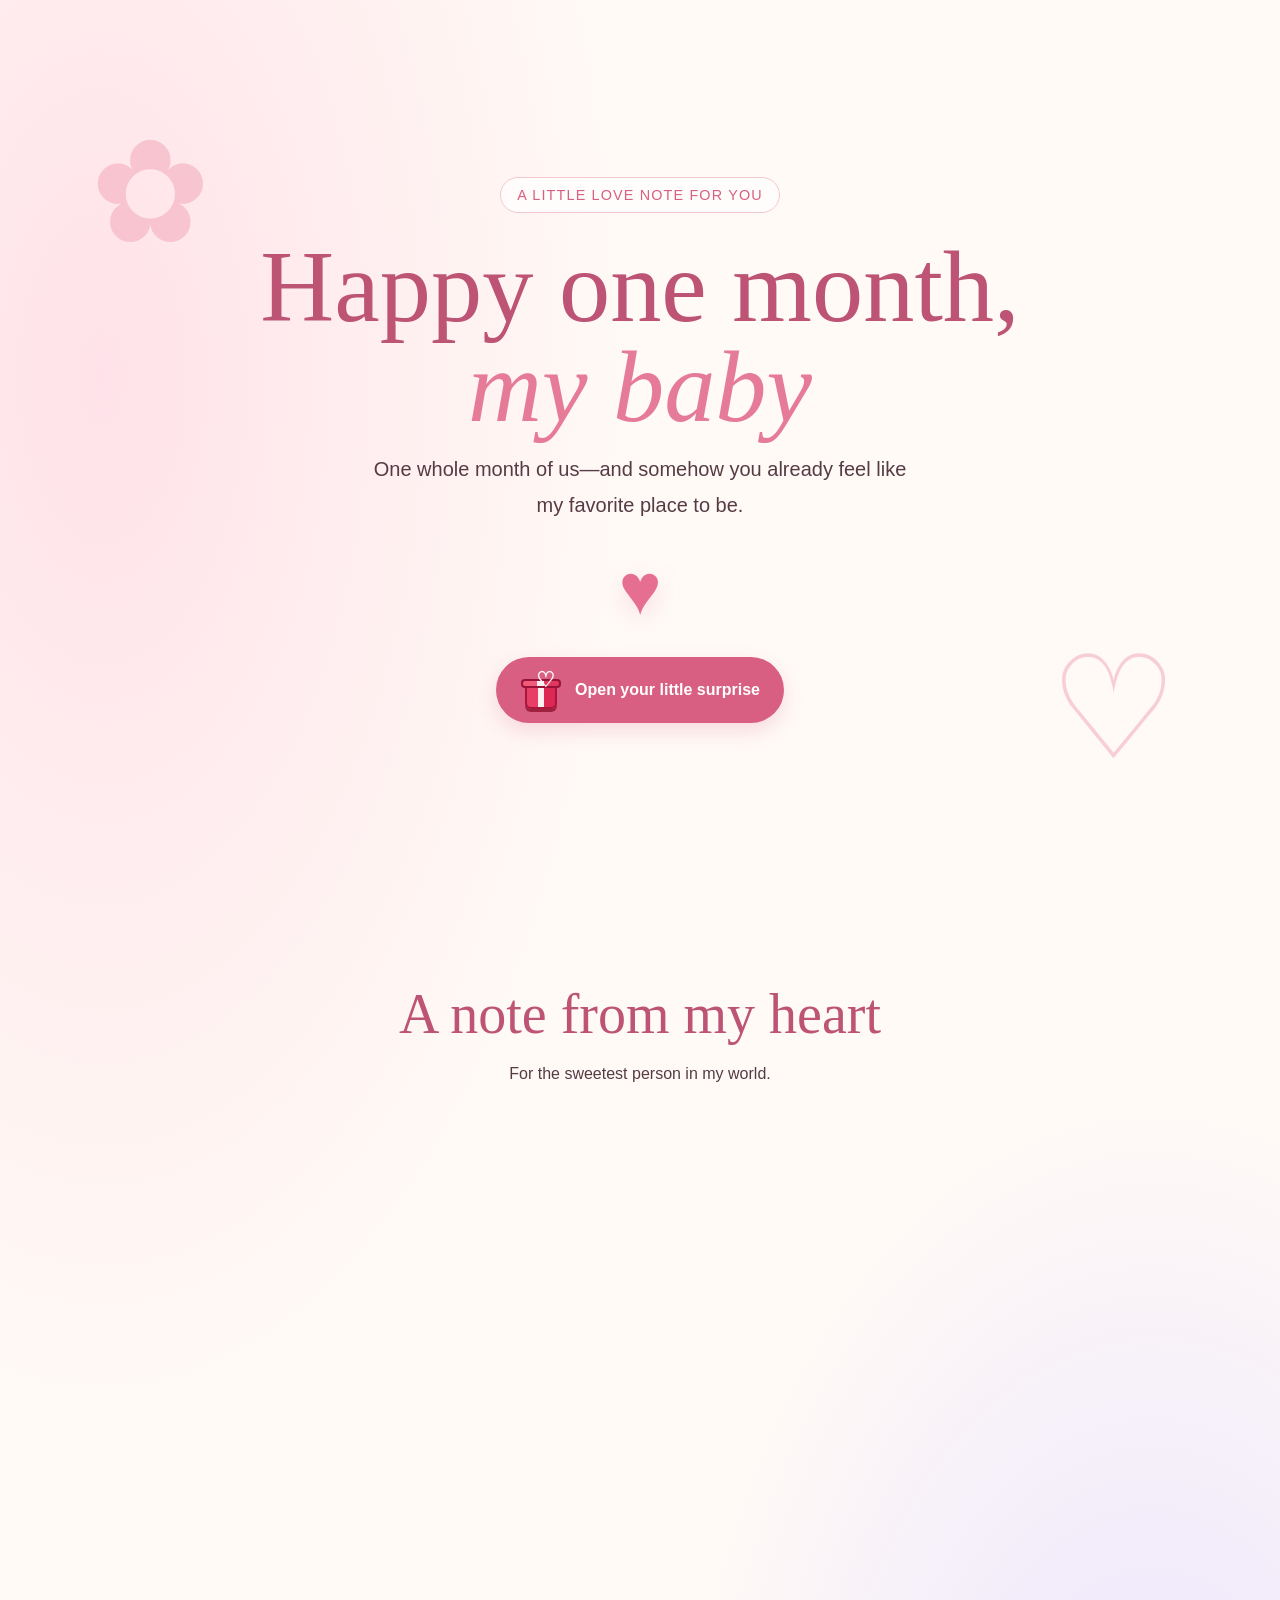
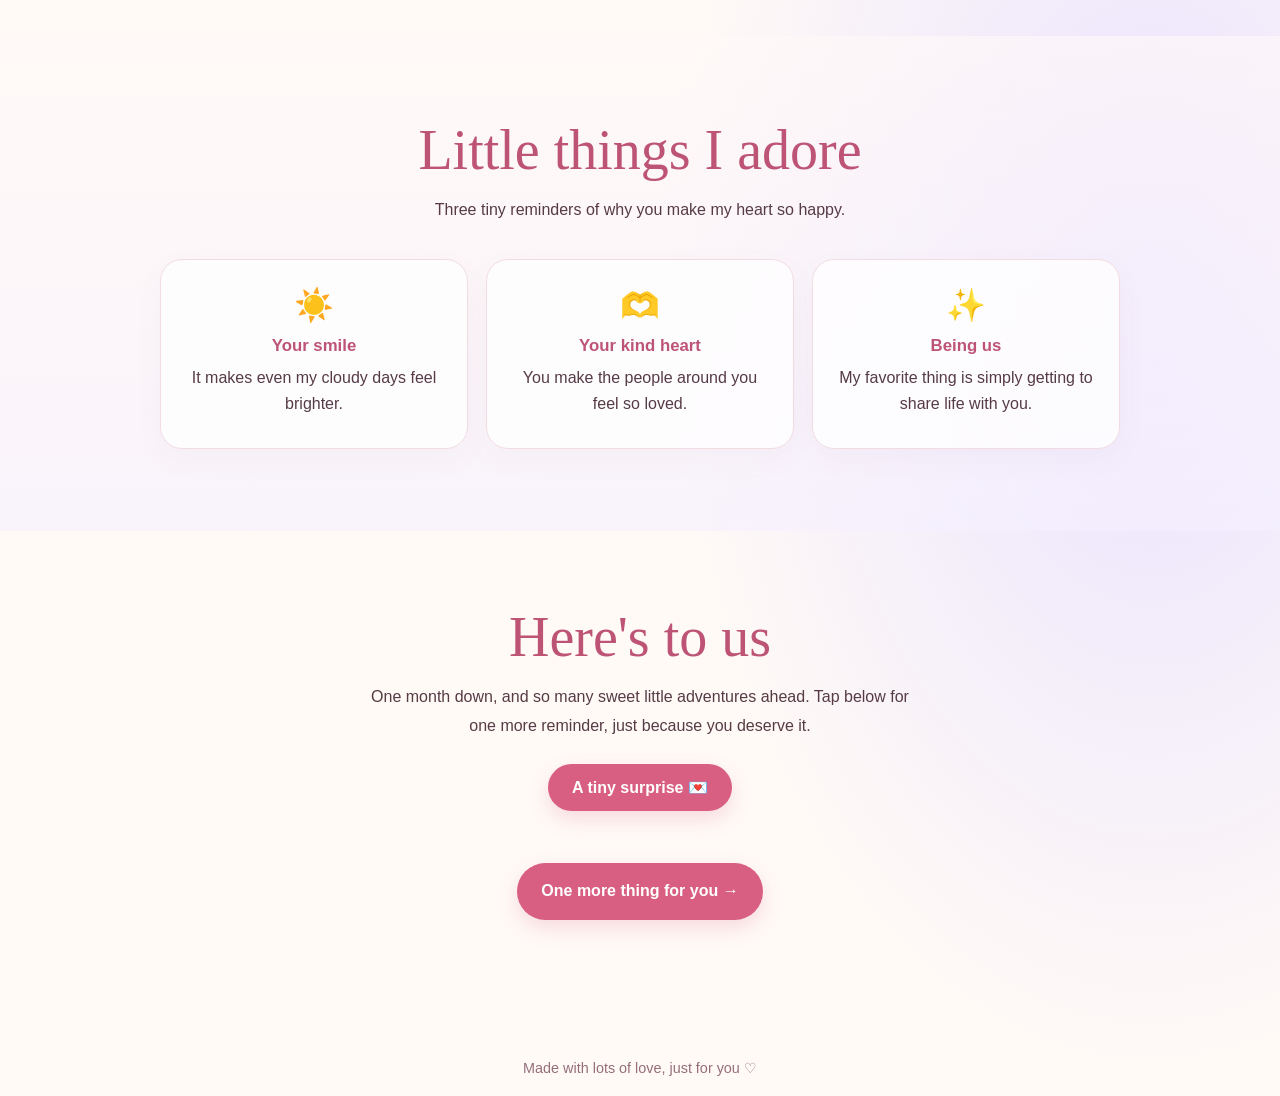
<file: index.html>
<!DOCTYPE html>
<html lang="en">
<head>
  <meta charset="UTF-8" />
  <meta name="viewport" content="width=device-width, initial-scale=1.0" />
  <meta name="theme-color" content="#fff4f4" />
  <title>Our First Month 💌</title>
  <link rel="stylesheet" href="style.css" />
  <script src="script.js" defer></script>
</head>
<body>
  <main>
    <header class="hero">
      <div class="hero-content">
        <span class="eyebrow">A little love note for you</span>
        <h1>Happy one month,<span>my baby</span></h1>
        <p class="intro">One whole month of us—and somehow you already feel like my favorite place to be.</p>
        <button class="hero-heart" type="button" aria-label="Send a heart" onclick="sendHearts()">♥</button>
        <button class="button surprise-button" type="button" onclick="openLoveSurprise(this)" aria-expanded="false" aria-controls="love-note">
          <span class="gift-box" aria-hidden="true">
            <span class="gift-lid"></span>
            <span class="gift-base"><span class="gift-ribbon"></span></span>
            <span class="gift-bow">♡</span>
          </span>
          <span class="surprise-label">Open your little surprise</span>
        </button>
      </div>
    </header>

    <section id="letter">
      <div class="section-inner">
        <h2 class="section-title">A note from my heart</h2>
        <p class="section-subtitle">For the sweetest person in my world.</p>
        <div class="letter-wrap">
          <article class="letter is-sealed" id="love-note" aria-hidden="true" inert>
            <p>My love,</p>
            <p>Happy one month to us! It may be just the beginning, but this month has already given me so many little moments to smile about. Thank you for being you—for your sweetness, your laughter, and the way you make life feel softer and brighter.</p>
            <p>I hope we keep making memories, cheering each other on, and finding new reasons to choose one another. I feel so lucky that this is our story, and I can't wait for all the chapters still ahead.</p>
            <p class="signoff">All my love, always ♡</p>
          </article>
        </div>
      </div>
    </section>

    <section class="reasons">
      <div class="section-inner">
        <h2 class="section-title">Little things I adore</h2>
        <p class="section-subtitle">Three tiny reminders of why you make my heart so happy.</p>
        <div class="cards">
          <article class="card"><span class="icon">☀️</span><h3>Your smile</h3><p>It makes even my cloudy days feel brighter.</p></article>
          <article class="card"><span class="icon">🫶</span><h3>Your kind heart</h3><p>You make the people around you feel so loved.</p></article>
          <article class="card"><span class="icon">✨</span><h3>Being us</h3><p>My favorite thing is simply getting to share life with you.</p></article>
        </div>
      </div>
    </section>

    <section class="ending">
      <div class="section-inner">
        <h2 class="section-title">Here's to us</h2>
        <p>One month down, and so many sweet little adventures ahead. Tap below for one more reminder, just because you deserve it.</p>
        <button class="button" type="button" onclick="showSurprise()">A tiny surprise 💌</button>
        <p class="surprise" id="surprise" aria-live="polite"></p>
        <p><a class="button" href="page2.html">One more thing for you →</a></p>
      </div>
    </section>
  </main>

  <footer>Made with lots of love, just for you ♡</footer>

</body>
</html>
</file>
<file: style.css>
:root {
  --pink: #f28ca7;
  --deep-pink: #d95f82;
  --ink: #563b46;
  --cream: #fffaf6;
  --lavender: #f2edff;
}

* { box-sizing: border-box; }
html { scroll-behavior: smooth; }
body {
  margin: 0;
  color: var(--ink);
  font-family: "Trebuchet MS", "Segoe UI", sans-serif;
  background:
    radial-gradient(ellipse at 8% 14%, #ffe2e9 0, transparent 32%),
    radial-gradient(ellipse at 90% 70%, #e9e2ff 0, transparent 30%),
    var(--cream);
  overflow-x: hidden;
}

.hero {
  min-height: 100svh;
  display: grid;
  place-items: center;
  padding: 48px 20px;
  text-align: center;
  position: relative;
  isolation: isolate;
}

.hero::before, .hero::after {
  content: "✿";
  position: absolute;
  color: #ef9bb0;
  opacity: .45;
  font-size: clamp(4rem, 12vw, 9rem);
  z-index: -1;
  animation: sway 5s ease-in-out infinite;
}
.hero::before { left: 7%; top: 12%; }
.hero::after { content: "♡"; right: 8%; bottom: 12%; animation-delay: -2s; }

.hero-content { max-width: 760px; }
.eyebrow {
  display: inline-block;
  padding: 9px 16px;
  border: 1px solid #f4c7d2;
  border-radius: 999px;
  background: #ffffffb8;
  color: var(--deep-pink);
  font-size: .9rem;
  letter-spacing: .08em;
  text-transform: uppercase;
}
h1 {
  margin: 24px 0 14px;
  color: #bd5476;
  font-family: Georgia, "Times New Roman", serif;
  font-size: clamp(3rem, 9vw, 6.4rem);
  font-weight: 500;
  line-height: .98;
}
h1 span { display: block; color: #e67b98; font-style: italic; }
.intro { max-width: 550px; margin: 0 auto; font-size: clamp(1.05rem, 2.5vw, 1.25rem); line-height: 1.8; }
.hero-heart {
  display: block;
  margin: 24px auto 26px;
  border: 0;
  background: transparent;
  color: #e66f91;
  font-size: 4.5rem;
  cursor: pointer;
  filter: drop-shadow(0 8px 12px #e66f9133);
  animation: heartbeat 1.5s ease-in-out infinite;
}
.hero-heart:hover { animation-duration: .7s; }
.button {
  display: inline-block;
  border: 0;
  border-radius: 999px;
  padding: 14px 24px;
  background: var(--deep-pink);
  color: white;
  font: inherit;
  font-weight: 700;
  text-decoration: none;
  box-shadow: 0 8px 20px #d95f8233;
  cursor: pointer;
  transition: transform .2s, box-shadow .2s;
}
.button:hover { transform: translateY(-3px); box-shadow: 0 12px 24px #d95f8244; }

.surprise-button { display: inline-flex; align-items: center; gap: 13px; min-height: 62px; }
.gift-box { position: relative; display: inline-block; width: 42px; height: 38px; flex: 0 0 42px; }
.gift-base {
  position: absolute;
  left: 5px;
  right: 5px;
  bottom: 0;
  height: 25px;
  border: 2px solid #a9153d;
  border-radius: 3px 3px 6px 6px;
  background: linear-gradient(90deg, #e83f67 0 39%, #fff0f2 40% 57%, #dc2853 58%);
  box-shadow: 0 3px 0 #9f2140;
}
.gift-ribbon { position: absolute; inset: 0 auto 0 50%; width: 6px; background: #fff0f2; transform: translateX(-50%); }
.gift-lid {
  position: absolute;
  z-index: 1;
  left: 1px;
  top: 8px;
  width: 40px;
  height: 9px;
  border: 2px solid #991339;
  border-radius: 4px;
  background: linear-gradient(90deg, #f25a79 0 39%, #fff0f2 40% 57%, #e23860 58%);
  transform-origin: 5px 100%;
  transition: transform .55s cubic-bezier(.2,.8,.2,1), box-shadow .4s;
}
.gift-bow { position: absolute; z-index: 2; top: -2px; left: 16px; color: #fff4f6; font-size: 21px; font-weight: 900; line-height: 1; transition: transform .45s, opacity .3s; }
.surprise-open .gift-lid { transform: translate(-7px, -20px) rotate(-28deg); box-shadow: 0 0 18px #ff315f99; }
.surprise-open .gift-bow { transform: translateY(-13px) rotate(-22deg) scale(1.2); opacity: .25; }
.surprise-open .gift-base { box-shadow: 0 0 24px #ff315f88, 0 3px 0 #9f2140; }

section { padding: 82px 20px; }
.section-inner { width: min(100%, 960px); margin: auto; }
.section-title { margin: 0 0 14px; color: #bd5476; font: 500 clamp(2.2rem, 6vw, 3.5rem) Georgia, serif; text-align: center; }
.section-subtitle { margin: 0 auto 36px; max-width: 560px; text-align: center; line-height: 1.7; }

.letter-wrap { display: grid; place-items: center; }
.letter {
  width: min(100%, 700px);
  padding: clamp(26px, 6vw, 52px);
  border: 1px solid #f4d5dc;
  border-radius: 26px;
  background: #fffdfbcc;
  box-shadow: 0 20px 60px #90606f12;
  transform: rotate(-.5deg);
}
.letter.is-sealed { visibility: hidden; opacity: 0; transform: translateY(24px) scale(.97) rotate(-.5deg); }
.letter.is-revealed { visibility: visible; animation: letter-reveal .9s cubic-bezier(.2,.75,.2,1) both; }
.letter p { margin: 0 0 17px; font: 1.12rem/1.9 Georgia, serif; }
.letter .signoff { margin: 24px 0 0; color: var(--deep-pink); font: italic 1.5rem Georgia, serif; text-align: right; }

.reasons { background: linear-gradient(180deg, #fff8f8aa, #f5f0ff99); }
.cards { display: grid; grid-template-columns: repeat(3, 1fr); gap: 18px; }
.card {
  min-height: 190px;
  padding: 26px 22px;
  border: 1px solid #f2dce2;
  border-radius: 22px;
  background: #ffffffc9;
  text-align: center;
  box-shadow: 0 10px 30px #8860710b;
  transition: transform .2s;
}
.card:hover { transform: translateY(-5px) rotate(1deg); }
.card .icon { display: block; margin-bottom: 12px; font-size: 2rem; }
.card h3 { margin: 0 0 9px; color: #bd5476; font-size: 1.05rem; }
.card p { margin: 0; line-height: 1.65; }

.ending { padding-top: 74px; padding-bottom: 96px; text-align: center; }
.ending p { margin: 0 auto 24px; max-width: 560px; line-height: 1.8; }
.surprise { min-height: 32px; margin: 20px auto 0 !important; color: #bd5476; font: italic 1.25rem Georgia, serif; }
footer { padding: 20px; color: #956e7c; font-size: .9rem; text-align: center; }

.float-heart {
  position: fixed;
  z-index: 5;
  bottom: -30px;
  pointer-events: none;
  animation: float-up 3s ease-out forwards;
}
.box-particle {
  position: fixed;
  z-index: 20;
  left: 0;
  top: 0;
  color: #e20e43;
  font-size: 40px;
  line-height: 1;
  pointer-events: none;
  text-shadow: 0 0 14px #ff164f, 0 0 34px #ff164f, 0 0 60px #ff7795;
  animation: box-burst 3s cubic-bezier(.15,.65,.35,1) forwards;
}
@keyframes letter-reveal { from { opacity: 0; transform: translateY(24px) scale(.97) rotate(-.5deg); } to { opacity: 1; transform: translateY(0) scale(1) rotate(-.5deg); } }
@keyframes box-burst { 0% { opacity: 0; transform: translate(0, 0) scale(.25) rotate(0); } 14% { opacity: 1; } 100% { opacity: 0; transform: translate(var(--burst-x), var(--burst-y)) scale(1.2) rotate(var(--burst-rotate)); } }
@keyframes heartbeat { 0%, 100% { transform: scale(1); } 15% { transform: scale(1.15); } 30% { transform: scale(1); } 45% { transform: scale(1.1); } }
@keyframes sway { 0%, 100% { transform: rotate(-8deg) translateY(0); } 50% { transform: rotate(8deg) translateY(-10px); } }
@keyframes float-up { to { transform: translateY(-110vh) rotate(35deg); opacity: 0; } }

@media (max-width: 700px) {
  .cards { grid-template-columns: 1fr; }
  .card { min-height: unset; }
  .hero::before { left: 1%; top: 8%; }
  .hero::after { right: 2%; bottom: 7%; }
}
@media (prefers-reduced-motion: reduce) {
  *, *::before, *::after { scroll-behavior: auto !important; animation-duration: .01ms !important; animation-iteration-count: 1 !important; transition-duration: .01ms !important; }
}
</file>
